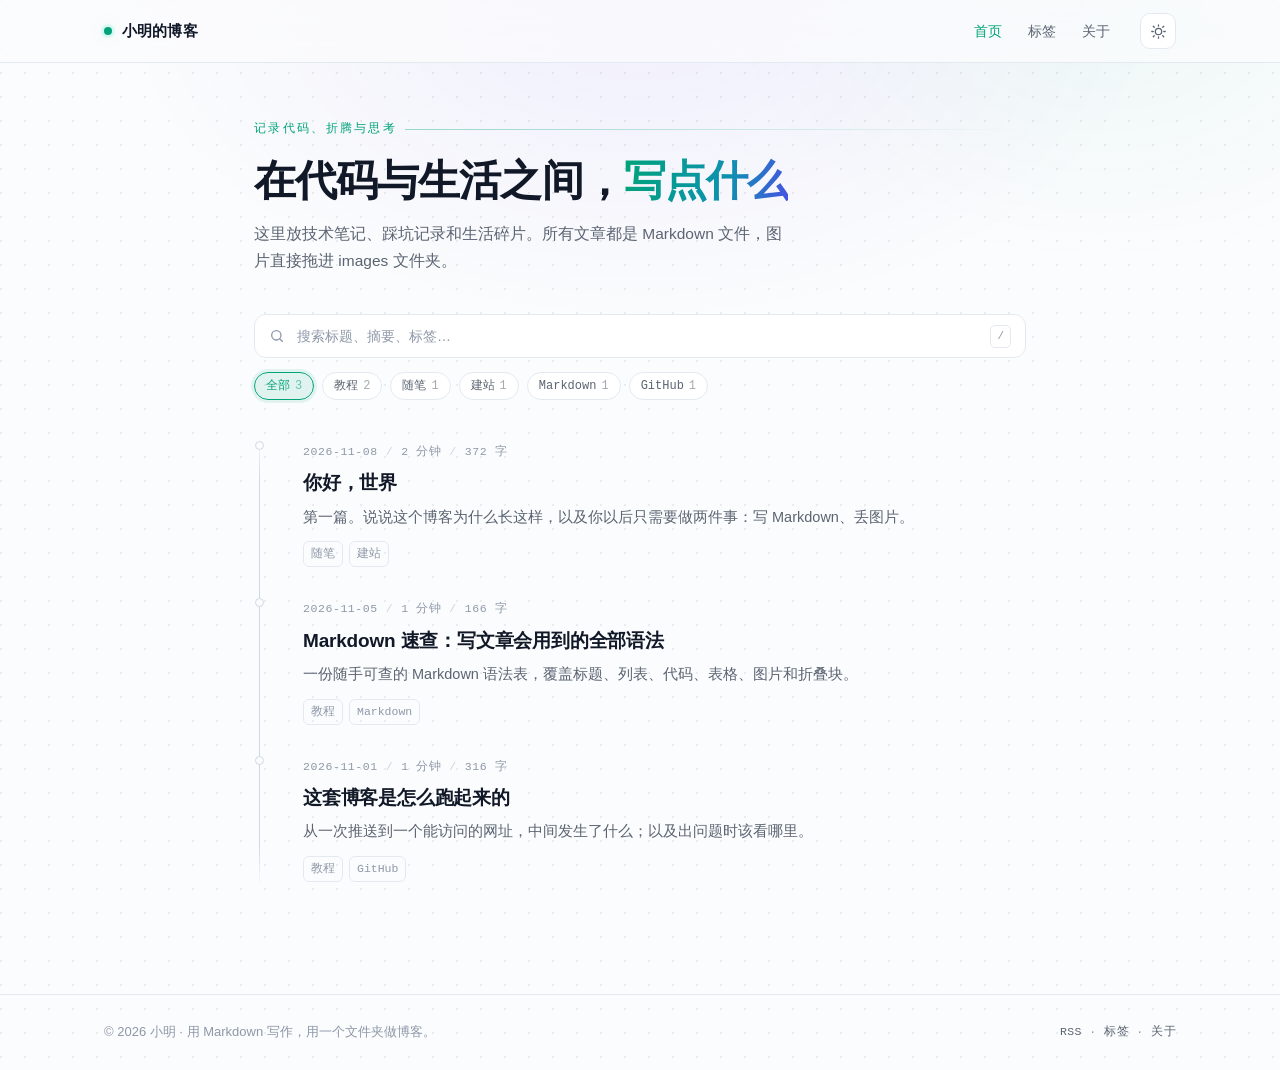
<file: index.html>
<!doctype html>
<html lang="zh-CN">
<head>
  <meta charset="utf-8">
  <meta name="viewport" content="width=device-width, initial-scale=1, viewport-fit=cover">
  <title>小明的博客</title>
  <meta name="description" content="小明的个人博客：技术笔记、折腾记录和一些不成熟的想法。">
  <meta name="theme-color" content="#08090c">
  <link rel="icon" href="data:image/svg+xml,%3Csvg xmlns='http://www.w3.org/2000/svg' viewBox='0 0 100 100'%3E%3Ccircle cx='50' cy='50' r='40' fill='%2300e6a8'/%3E%3C/svg%3E">
  <link rel="alternate" type="application/rss+xml" title="RSS" href="./feed.xml">
  <link rel="stylesheet" href="./assets/css/style.css?v=20261110">
  <script>
    (function () {
      try {
        var u = new URLSearchParams(location.search).get('theme');
        if (u === 'light' || u === 'dark') { localStorage.setItem('xiaoming-blog-theme', u); }
        var t = localStorage.getItem('xiaoming-blog-theme');
        if (t !== 'dark' && t !== 'light') {
          t = window.matchMedia('(prefers-color-scheme: light)').matches ? 'light' : 'dark';
        }
        document.documentElement.setAttribute('data-theme', t);
      } catch (e) {}
    })();
  </script>
</head>
<body>
  <header class="site-header">
    <div class="nav-inner">
      <a class="brand" href="./index.html"><span class="brand-dot"></span><span class="brand-name">小明的博客</span></a>
      <nav class="nav-links" id="nav-links">
        <a href="./index.html">首页</a>
        <a href="./tags.html">标签</a>
        <a href="./about.html">关于</a>
      </nav>
      <button class="icon-btn" id="theme-toggle" type="button" aria-label="切换深浅色" title="切换深浅色">
        <svg class="icon-moon" viewBox="0 0 24 24" fill="none" stroke="currentColor" stroke-width="1.8" stroke-linecap="round" stroke-linejoin="round"><path d="M21 12.8A9 9 0 1 1 11.2 3a7 7 0 0 0 9.8 9.8z"/></svg>
        <svg class="icon-sun" viewBox="0 0 24 24" fill="none" stroke="currentColor" stroke-width="1.8" stroke-linecap="round" stroke-linejoin="round"><circle cx="12" cy="12" r="4.5"/><path d="M12 2.5v2M12 19.5v2M4.6 4.6 6 6M18 18l1.4 1.4M2.5 12h2M19.5 12h2M4.6 19.4 6 18M18 6l1.4-1.4"/></svg>
      </button>
    </div>
  </header>

  <main class="page">
    <section class="hero fade-in">
      <div class="hero-eyebrow" id="hero-eyebrow">记录代码、折腾与思考</div>
      <h1 id="hero-title">在代码与生活之间，<span class="hl">写点什么</span></h1>
      <p id="hero-text">这里放技术笔记、踩坑记录和生活碎片。</p>
    </section>

    <div class="toolbar">
      <label class="search-box" for="q">
        <svg viewBox="0 0 24 24" fill="none" stroke="currentColor" stroke-width="2" stroke-linecap="round"><circle cx="11" cy="11" r="7"/><path d="m20 20-3.6-3.6"/></svg>
        <input id="q" type="search" placeholder="搜索标题、摘要、标签…" autocomplete="off" spellcheck="false">
        <kbd class="kbd">/</kbd>
      </label>
      <div class="tag-row" id="tag-row"></div>
    </div>

    <div class="timeline" id="timeline"></div>
    <div id="list-state"></div>
  </main>

  <footer class="site-footer">
    <div class="footer-inner">
      <span id="footer-text">© 2026 小明 · 保留所有想法</span>
      <span class="footer-meta"><a href="./feed.xml">RSS</a> · <a href="./tags.html">标签</a> · <a href="./about.html">关于</a></span>
    </div>
  </footer>

  <script src="./assets/js/common.js"></script>
  <script src="./assets/js/index.js"></script>
</body>
</html>
</file>
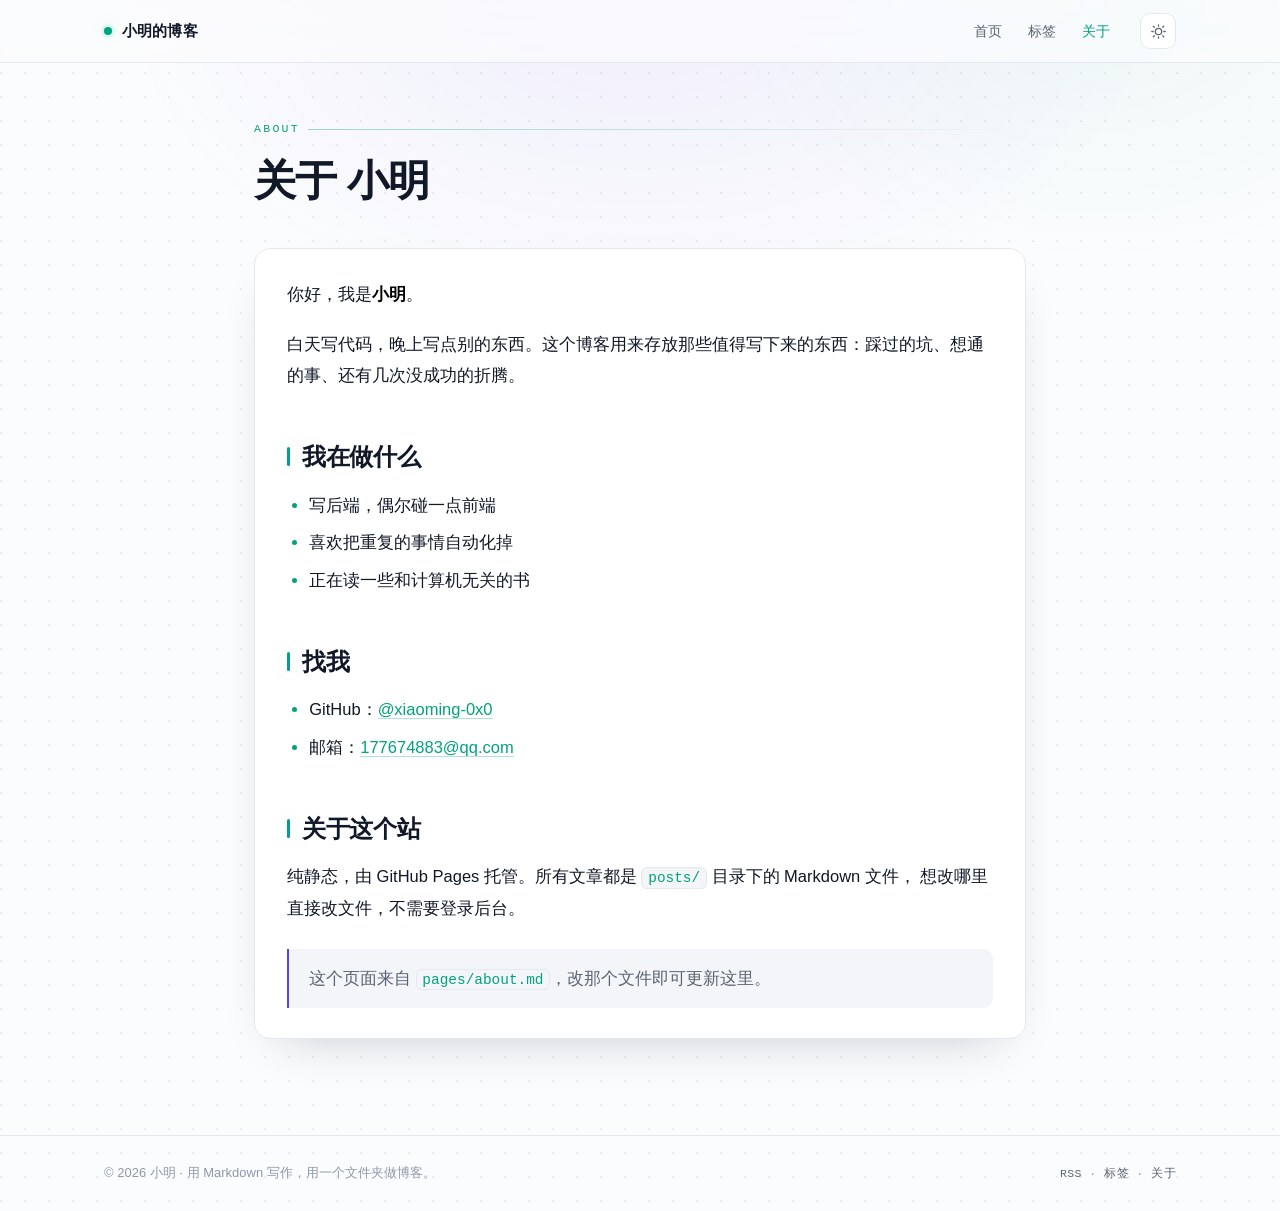
<file: about.html>
<!doctype html>
<html lang="zh-CN">
<head>
  <meta charset="utf-8">
  <meta name="viewport" content="width=device-width, initial-scale=1, viewport-fit=cover">
  <title>关于 · 小明的博客</title>
  <meta name="description" content="关于我">
  <meta name="theme-color" content="#08090c">
  <link rel="icon" href="data:image/svg+xml,%3Csvg xmlns='http://www.w3.org/2000/svg' viewBox='0 0 100 100'%3E%3Ccircle cx='50' cy='50' r='40' fill='%2300e6a8'/%3E%3C/svg%3E">
  <link rel="stylesheet" href="./assets/css/style.css?v=20261110">
  <script>
    (function () {
      try {
        var u = new URLSearchParams(location.search).get('theme');
        if (u === 'light' || u === 'dark') { localStorage.setItem('xiaoming-blog-theme', u); }
        var t = localStorage.getItem('xiaoming-blog-theme');
        if (t !== 'dark' && t !== 'light') {
          t = window.matchMedia('(prefers-color-scheme: light)').matches ? 'light' : 'dark';
        }
        document.documentElement.setAttribute('data-theme', t);
      } catch (e) {}
    })();
  </script>
</head>
<body>
  <header class="site-header">
    <div class="nav-inner">
      <a class="brand" href="./index.html"><span class="brand-dot"></span><span class="brand-name">小明的博客</span></a>
      <nav class="nav-links" id="nav-links">
        <a href="./index.html">首页</a>
        <a href="./tags.html">标签</a>
        <a href="./about.html" class="is-active">关于</a>
      </nav>
      <button class="icon-btn" id="theme-toggle" type="button" aria-label="切换深浅色" title="切换深浅色">
        <svg class="icon-moon" viewBox="0 0 24 24" fill="none" stroke="currentColor" stroke-width="1.8" stroke-linecap="round" stroke-linejoin="round"><path d="M21 12.8A9 9 0 1 1 11.2 3a7 7 0 0 0 9.8 9.8z"/></svg>
        <svg class="icon-sun" viewBox="0 0 24 24" fill="none" stroke="currentColor" stroke-width="1.8" stroke-linecap="round" stroke-linejoin="round"><circle cx="12" cy="12" r="4.5"/><path d="M12 2.5v2M12 19.5v2M4.6 4.6 6 6M18 18l1.4 1.4M2.5 12h2M19.5 12h2M4.6 19.4 6 18M18 6l1.4-1.4"/></svg>
      </button>
    </div>
  </header>

  <main class="page">
    <section class="hero fade-in">
      <div class="hero-eyebrow">About</div>
      <h1>关于</h1>
    </section>
    <div class="about-card fade-in">
      <div class="prose" id="about-body">
        <p style="color:var(--text-mute)">加载中…</p>
      </div>
    </div>
  </main>

  <footer class="site-footer">
    <div class="footer-inner">
      <span id="footer-text">© 2026 小明 · 保留所有想法</span>
      <span class="footer-meta"><a href="./feed.xml">RSS</a> · <a href="./tags.html">标签</a> · <a href="./about.html">关于</a></span>
    </div>
  </footer>

  <script src="./assets/vendor/marked.min.js"></script>
  <script src="./assets/js/common.js"></script>
  <script src="./assets/js/about.js"></script>
</body>
</html>
</file>
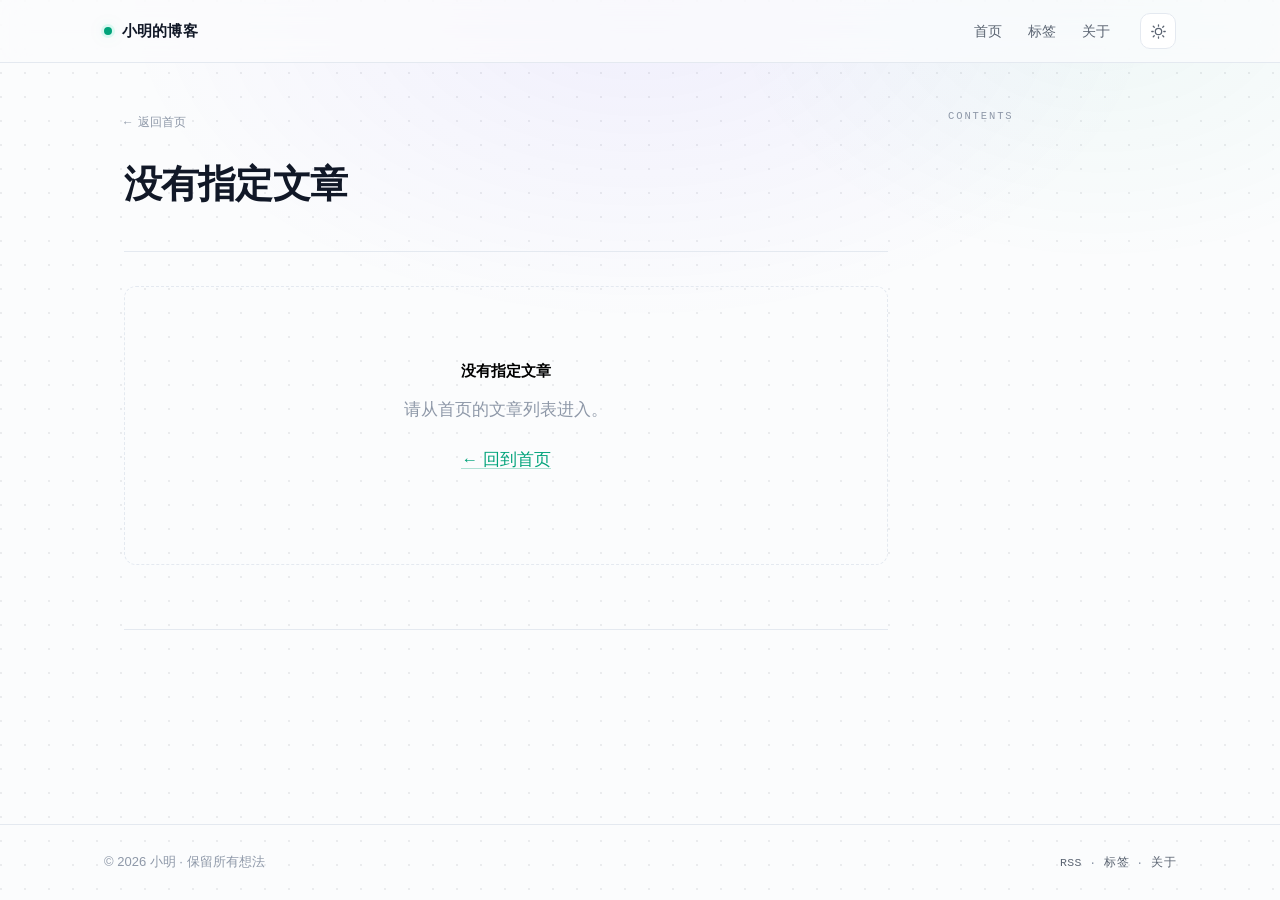
<file: post.html>
<!doctype html>
<html lang="zh-CN">
<head>
  <meta charset="utf-8">
  <meta name="viewport" content="width=device-width, initial-scale=1, viewport-fit=cover">
  <title>文章 · 小明的博客</title>
  <meta name="description" content="">
  <meta name="theme-color" content="#08090c">
  <link rel="icon" href="data:image/svg+xml,%3Csvg xmlns='http://www.w3.org/2000/svg' viewBox='0 0 100 100'%3E%3Ccircle cx='50' cy='50' r='40' fill='%2300e6a8'/%3E%3C/svg%3E">
  <link rel="alternate" type="application/rss+xml" title="RSS" href="./feed.xml">
  <link rel="stylesheet" href="./assets/css/style.css?v=20261110">
  <script>
    (function () {
      try {
        var u = new URLSearchParams(location.search).get('theme');
        if (u === 'light' || u === 'dark') { localStorage.setItem('xiaoming-blog-theme', u); }
        var t = localStorage.getItem('xiaoming-blog-theme');
        if (t !== 'dark' && t !== 'light') {
          t = window.matchMedia('(prefers-color-scheme: light)').matches ? 'light' : 'dark';
        }
        document.documentElement.setAttribute('data-theme', t);
      } catch (e) {}
    })();
  </script>
</head>
<body>
  <div class="progress" id="progress"></div>
  <header class="site-header">
    <div class="nav-inner">
      <a class="brand" href="./index.html"><span class="brand-dot"></span><span class="brand-name">小明的博客</span></a>
      <nav class="nav-links" id="nav-links">
        <a href="./index.html">首页</a>
        <a href="./tags.html">标签</a>
        <a href="./about.html">关于</a>
      </nav>
      <button class="icon-btn" id="theme-toggle" type="button" aria-label="切换深浅色" title="切换深浅色">
        <svg class="icon-moon" viewBox="0 0 24 24" fill="none" stroke="currentColor" stroke-width="1.8" stroke-linecap="round" stroke-linejoin="round"><path d="M21 12.8A9 9 0 1 1 11.2 3a7 7 0 0 0 9.8 9.8z"/></svg>
        <svg class="icon-sun" viewBox="0 0 24 24" fill="none" stroke="currentColor" stroke-width="1.8" stroke-linecap="round" stroke-linejoin="round"><circle cx="12" cy="12" r="4.5"/><path d="M12 2.5v2M12 19.5v2M4.6 4.6 6 6M18 18l1.4 1.4M2.5 12h2M19.5 12h2M4.6 19.4 6 18M18 6l1.4-1.4"/></svg>
      </button>
    </div>
  </header>

  <main class="post-layout">
    <article class="post-main fade-in">
      <a class="back-link" href="./index.html">← 返回首页</a>
      <header class="post-head">
        <h1 id="post-title">加载中…</h1>
        <div class="post-meta" id="post-meta"></div>
      </header>
      <div class="prose" id="post-body"></div>
      <nav class="post-nav" id="post-nav"></nav>
    </article>
    <aside class="post-aside">
      <div class="toc-title">Contents</div>
      <ul class="toc-list" id="toc"></ul>
    </aside>
  </main>

  <footer class="site-footer">
    <div class="footer-inner">
      <span id="footer-text">© 2026 小明 · 保留所有想法</span>
      <span class="footer-meta"><a href="./feed.xml">RSS</a> · <a href="./tags.html">标签</a> · <a href="./about.html">关于</a></span>
    </div>
  </footer>

  <script src="./assets/vendor/marked.min.js"></script>
  <script src="./assets/vendor/highlight.min.js"></script>
  <script src="./assets/js/common.js"></script>
  <script src="./assets/js/post.js"></script>
</body>
</html>
</file>
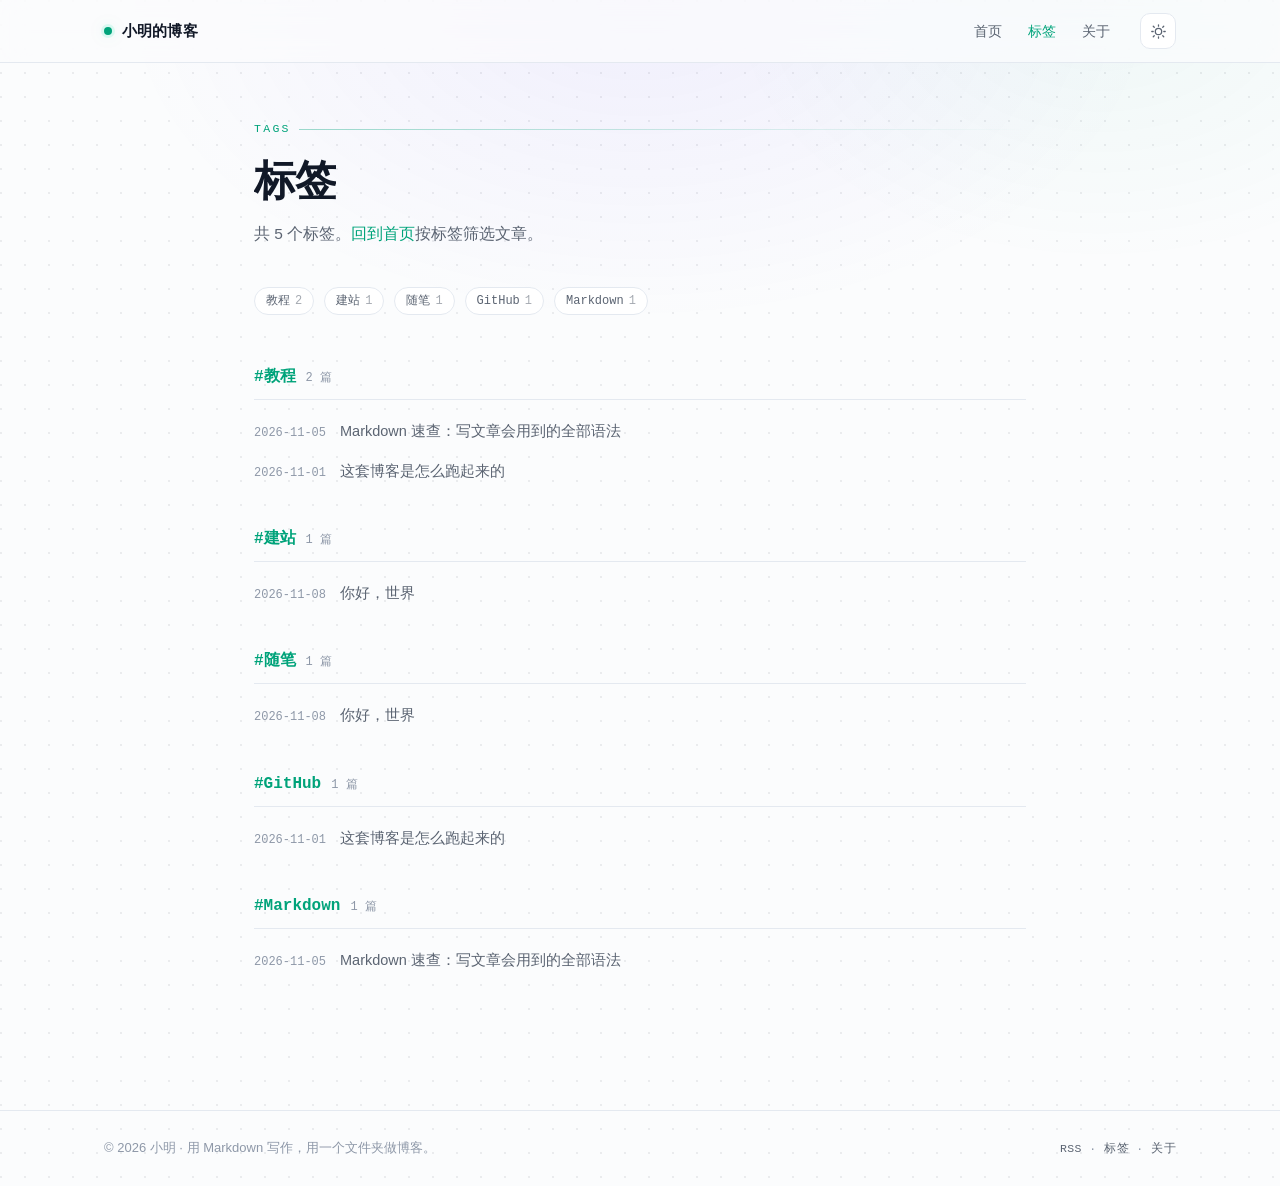
<file: tags.html>
<!doctype html>
<html lang="zh-CN">
<head>
  <meta charset="utf-8">
  <meta name="viewport" content="width=device-width, initial-scale=1, viewport-fit=cover">
  <title>标签 · 小明的博客</title>
  <meta name="description" content="按标签浏览全部文章">
  <meta name="theme-color" content="#08090c">
  <link rel="icon" href="data:image/svg+xml,%3Csvg xmlns='http://www.w3.org/2000/svg' viewBox='0 0 100 100'%3E%3Ccircle cx='50' cy='50' r='40' fill='%2300e6a8'/%3E%3C/svg%3E">
  <link rel="stylesheet" href="./assets/css/style.css?v=20261110">
  <script>
    (function () {
      try {
        var u = new URLSearchParams(location.search).get('theme');
        if (u === 'light' || u === 'dark') { localStorage.setItem('xiaoming-blog-theme', u); }
        var t = localStorage.getItem('xiaoming-blog-theme');
        if (t !== 'dark' && t !== 'light') {
          t = window.matchMedia('(prefers-color-scheme: light)').matches ? 'light' : 'dark';
        }
        document.documentElement.setAttribute('data-theme', t);
      } catch (e) {}
    })();
  </script>
</head>
<body>
  <header class="site-header">
    <div class="nav-inner">
      <a class="brand" href="./index.html"><span class="brand-dot"></span><span class="brand-name">小明的博客</span></a>
      <nav class="nav-links" id="nav-links">
        <a href="./index.html">首页</a>
        <a href="./tags.html" class="is-active">标签</a>
        <a href="./about.html">关于</a>
      </nav>
      <button class="icon-btn" id="theme-toggle" type="button" aria-label="切换深浅色" title="切换深浅色">
        <svg class="icon-moon" viewBox="0 0 24 24" fill="none" stroke="currentColor" stroke-width="1.8" stroke-linecap="round" stroke-linejoin="round"><path d="M21 12.8A9 9 0 1 1 11.2 3a7 7 0 0 0 9.8 9.8z"/></svg>
        <svg class="icon-sun" viewBox="0 0 24 24" fill="none" stroke="currentColor" stroke-width="1.8" stroke-linecap="round" stroke-linejoin="round"><circle cx="12" cy="12" r="4.5"/><path d="M12 2.5v2M12 19.5v2M4.6 4.6 6 6M18 18l1.4 1.4M2.5 12h2M19.5 12h2M4.6 19.4 6 18M18 6l1.4-1.4"/></svg>
      </button>
    </div>
  </header>

  <main class="page">
    <section class="hero fade-in">
      <div class="hero-eyebrow">Tags</div>
      <h1>标签</h1>
      <p>共 <span id="tag-count">0</span> 个标签。<a href="./index.html">回到首页</a>按标签筛选文章。</p>
    </section>
    <div class="tag-cloud" id="tag-cloud"></div>
    <div id="tag-groups"></div>
  </main>

  <footer class="site-footer">
    <div class="footer-inner">
      <span id="footer-text">© 2026 小明 · 保留所有想法</span>
      <span class="footer-meta"><a href="./feed.xml">RSS</a> · <a href="./tags.html">标签</a> · <a href="./about.html">关于</a></span>
    </div>
  </footer>

  <script src="./assets/js/common.js"></script>
  <script src="./assets/js/tags.js"></script>
</body>
</html>
</file>
<file: assets/css/style.css>
/* ==========================================================================
   小明的博客 · 暗黑科技主题
   只改配色请从「设计变量」一节开始
   ========================================================================== */

/* ---------- 设计变量 ---------- */
:root {
  --bg: #08090c;
  --bg-elev: #0d0f14;
  --bg-soft: #11141b;
  --line: #1c212d;
  --line-strong: #2b3342;
  --text: #e7eaf1;
  --text-dim: #8b93a6;
  --text-mute: #585f70;
  --accent: #00e6a8;
  --accent-2: #7c5cff;
  --accent-3: #22d3ee;
  --accent-soft: rgba(0, 230, 168, .1);
  --header-bg: rgba(8, 9, 12, .74);
  --code-bg: #0b0d12;
  --dot: rgba(255, 255, 255, .055);
  --glow: 0 0 22px rgba(0, 230, 168, .3);
  --shadow: 0 20px 50px -24px rgba(0, 0, 0, .95);
  --mono: ui-monospace, "SF Mono", "JetBrains Mono", "Fira Code", "Cascadia Code", Consolas, "Liberation Mono", monospace;
  --sans: -apple-system, BlinkMacSystemFont, "Segoe UI", "PingFang SC", "Hiragino Sans GB", "Noto Sans SC", "Microsoft YaHei", sans-serif;
  --radius: 12px;
  --maxw: 820px;
  color-scheme: dark;
}

[data-theme="light"] {
  --bg: #fbfcfd;
  --bg-elev: #ffffff;
  --bg-soft: #f3f5f9;
  --line: #e4e9f0;
  --line-strong: #cfd7e3;
  --text: #111827;
  --text-dim: #5b6472;
  --text-mute: #8e98a8;
  --accent: #00a37a;
  --accent-2: #5b3df5;
  --accent-3: #0e91b0;
  --accent-soft: rgba(0, 163, 122, .1);
  --header-bg: rgba(251, 252, 253, .78);
  --code-bg: #f7f9fc;
  --dot: rgba(17, 24, 39, .07);
  --glow: 0 0 18px rgba(0, 163, 122, .18);
  --shadow: 0 20px 50px -28px rgba(15, 23, 42, .28);
  color-scheme: light;
}

/* ---------- 基础 ---------- */
*, *::before, *::after { box-sizing: border-box; }

html { -webkit-text-size-adjust: 100%; scroll-behavior: smooth; scroll-padding-top: 90px; }

body {
  margin: 0;
  min-height: 100vh;
  display: flex;
  flex-direction: column;
  font-family: var(--sans);
  font-size: 16px;
  line-height: 1.75;
  color: var(--text);
  background-color: var(--bg);
  background-image: radial-gradient(circle at 1px 1px, var(--dot) 1px, transparent 0);
  background-size: 24px 24px;
  -webkit-font-smoothing: antialiased;
  text-rendering: optimizeLegibility;
  transition: background-color .3s, color .3s;
}

body::before {
  content: "";
  position: fixed;
  inset: 0 0 auto 0;
  height: 460px;
  pointer-events: none;
  z-index: 0;
  background:
    radial-gradient(58% 100% at 50% 0%, rgba(124, 92, 255, .16), transparent 72%),
    radial-gradient(42% 82% at 86% 0%, rgba(0, 230, 168, .1), transparent 72%);
}

[data-theme="light"] body::before {
  background:
    radial-gradient(58% 100% at 50% 0%, rgba(91, 61, 245, .07), transparent 70%),
    radial-gradient(42% 82% at 86% 0%, rgba(0, 163, 122, .05), transparent 70%);
}

a { color: var(--accent); text-decoration: none; }
img { max-width: 100%; }
::selection { background: rgba(0, 230, 168, .28); color: #fff; }
[data-theme="light"] ::selection { background: rgba(0, 163, 122, .2); color: #111827; }

:focus-visible { outline: 2px solid var(--accent); outline-offset: 3px; border-radius: 4px; }

/* 滚动条 */
::-webkit-scrollbar { width: 10px; height: 10px; }
::-webkit-scrollbar-track { background: transparent; }
::-webkit-scrollbar-thumb { background: var(--line-strong); border-radius: 99px; border: 2px solid var(--bg); }
::-webkit-scrollbar-thumb:hover { background: var(--text-mute); }

/* ---------- 顶部导航 ---------- */
.site-header {
  position: sticky;
  top: 0;
  z-index: 50;
  background: var(--header-bg);
  border-bottom: 1px solid var(--line);
  backdrop-filter: saturate(180%) blur(14px);
  -webkit-backdrop-filter: saturate(180%) blur(14px);
}

.nav-inner {
  max-width: 1120px;
  margin: 0 auto;
  padding: 0 24px;
  height: 62px;
  display: flex;
  align-items: center;
  gap: 18px;
}

.brand {
  display: flex;
  align-items: center;
  gap: 10px;
  color: var(--text);
  font-weight: 700;
  font-size: 15px;
  letter-spacing: .01em;
  white-space: nowrap;
}
.brand-dot {
  width: 8px; height: 8px; border-radius: 50%;
  background: var(--accent);
  box-shadow: 0 0 0 3px rgba(0, 230, 168, .12), var(--glow);
  animation: pulse 2.8s ease-in-out infinite;
  flex: none;
}
@keyframes pulse { 50% { opacity: .4; } }

.nav-links { display: flex; gap: 2px; margin-left: auto; }
.nav-links a {
  font-size: 14px;
  color: var(--text-dim);
  padding: 7px 12px;
  border-radius: 8px;
  transition: color .18s, background .18s;
}
.nav-links a:hover { color: var(--text); background: var(--bg-soft); }
.nav-links a.is-active { color: var(--accent); }

.icon-btn {
  flex: none;
  width: 36px; height: 36px;
  display: grid; place-items: center;
  border-radius: 10px;
  border: 1px solid var(--line);
  background: var(--bg-elev);
  color: var(--text-dim);
  cursor: pointer;
  transition: .2s;
}
.icon-btn:hover { color: var(--accent); border-color: var(--accent); box-shadow: 0 0 0 3px var(--accent-soft); }
.icon-btn svg { width: 17px; height: 17px; }
[data-theme="dark"] .icon-sun { display: none; }
[data-theme="light"] .icon-moon { display: none; }

/* ---------- 阅读进度 ---------- */
.progress {
  position: fixed;
  top: 0; left: 0;
  height: 2px;
  width: 0;
  z-index: 60;
  background: linear-gradient(90deg, var(--accent), var(--accent-3));
  box-shadow: 0 0 12px var(--accent);
  transition: width .08s linear;
}

/* ---------- 通用页面容器 ---------- */
.page {
  position: relative;
  z-index: 1;
  flex: 1;
  width: 100%;
  max-width: var(--maxw);
  margin: 0 auto;
  padding: 56px 24px 96px;
}

.fade-in { animation: fadeUp .5s cubic-bezier(.2, .7, .3, 1) both; }
@keyframes fadeUp { from { opacity: 0; transform: translateY(10px); } to { opacity: 1; transform: none; } }

/* ---------- 首页 hero ---------- */
.hero { margin-bottom: 40px; }
.hero-eyebrow {
  font-family: var(--mono);
  font-size: 11.5px;
  letter-spacing: .2em;
  text-transform: uppercase;
  color: var(--accent);
  display: flex;
  align-items: center;
  gap: 8px;
}
.hero-eyebrow::after {
  content: "";
  flex: 1;
  height: 1px;
  background: linear-gradient(90deg, currentColor, transparent);
  opacity: .38;
}
.hero h1 {
  font-size: clamp(30px, 5.2vw, 42px);
  line-height: 1.26;
  letter-spacing: -.022em;
  margin: 16px 0 12px;
  font-weight: 750;
  text-wrap: balance;
  /* 宽度贴合文字，逐字揭示的步长才对得齐 */
  width: fit-content;
  max-width: 100%;
}
.hero h1 .hl {
  background-image: linear-gradient(100deg,
    var(--accent) 0%,
    var(--accent-3) 32%,
    var(--accent-2) 58%,
    var(--accent-3) 82%,
    var(--accent) 100%);
  background-size: 200% 100%;
  background-position: 0% 50%;
  -webkit-background-clip: text;
  background-clip: text;
  color: transparent;
  animation: gradientFlow 9s linear infinite;
}

/* 渐变沿着文字缓慢流动：位移刚好一个图片宽度，首尾同色，所以是无缝循环 */
@keyframes gradientFlow {
  from { background-position: 0% 50%; }
  to   { background-position: 200% 50%; }
}

/* 标题从左往右扫出，配一条跟随的亮边。
   直接挂在 h1 上，页面首绘就开始，不依赖 JS，也不会有二次闪烁。 */
.hero h1 {
  /* 羽化遮罩从左往右拉开：边缘是一条 12% 宽的柔光带，不是硬切线 */
  -webkit-mask-image: linear-gradient(90deg, #000 0 43%, transparent 55%, transparent 100%);
  mask-image: linear-gradient(90deg, #000 0 43%, transparent 55%, transparent 100%);
  -webkit-mask-size: 260% 100%;
  mask-size: 260% 100%;
  -webkit-mask-repeat: no-repeat;
  mask-repeat: no-repeat;
  will-change: mask-position, transform;
  animation: titleReveal 2.4s linear .12s both;
}

/* 匀速度前进，只有极轻微的上浮，单一的位移让整个动作没有突变 */
@keyframes titleReveal {
  from {
    -webkit-mask-position: 104% 0;
    mask-position: 104% 0;
    transform: translateY(4px);
  }
  to {
    -webkit-mask-position: 0% 0;
    mask-position: 0% 0;
    transform: none;
  }
}

/* 顶部环境光缓慢呼吸，让整块背景活起来 */
body::before {
  animation: auraDrift 28s ease-in-out infinite alternate;
}
@keyframes auraDrift {
  from { transform: translate3d(0, 0, 0) scale(1); }
  to   { transform: translate3d(0, -20px, 0) scale(1.07); }
}

.hero p { margin: 0; max-width: 62ch; color: var(--text-dim); font-size: 15.5px; }

/* ---------- 工具条 ---------- */
.toolbar { display: flex; flex-direction: column; gap: 14px; margin-bottom: 26px; }

.search-box {
  display: flex;
  align-items: center;
  gap: 10px;
  height: 44px;
  padding: 0 14px;
  border: 1px solid var(--line);
  border-radius: var(--radius);
  background: var(--bg-elev);
  transition: border-color .2s, box-shadow .2s;
}
.search-box:focus-within { border-color: var(--accent); box-shadow: 0 0 0 3px var(--accent-soft); }
.search-box svg { width: 16px; height: 16px; color: var(--text-mute); flex: none; }
.search-box input {
  flex: 1;
  min-width: 0;
  border: 0;
  outline: 0;
  background: transparent;
  color: var(--text);
  font: inherit;
  font-size: 14px;
}
.search-box input::placeholder { color: var(--text-mute); }
.search-box .kbd {
  font-family: var(--mono);
  font-size: 11px;
  color: var(--text-mute);
  border: 1px solid var(--line);
  border-radius: 5px;
  padding: 1px 6px;
  flex: none;
}

.tag-row { display: flex; flex-wrap: wrap; gap: 8px; }

.chip {
  font-family: var(--mono);
  font-size: 12px;
  line-height: 1;
  padding: 7px 11px;
  border-radius: 99px;
  border: 1px solid var(--line);
  background: var(--bg-elev);
  color: var(--text-dim);
  cursor: pointer;
  transition: .18s;
  white-space: nowrap;
}
.chip:hover { color: var(--text); border-color: var(--line-strong); }
.chip.is-active {
  color: var(--accent);
  border-color: var(--accent);
  background: var(--accent-soft);
  box-shadow: 0 0 0 3px var(--accent-soft);
}
.chip .n { opacity: .55; margin-left: 5px; }

/* ---------- 时间线 ---------- */
.timeline { position: relative; }
.timeline::before {
  content: "";
  position: absolute;
  left: 5px;
  top: 10px;
  bottom: 10px;
  width: 1px;
  background: linear-gradient(180deg, transparent, var(--line-strong) 10%, var(--line-strong) 90%, transparent);
}

.tl-item { position: relative; padding-left: 32px; }
.tl-item::before {
  content: "";
  position: absolute;
  left: 1px;
  top: 15px;
  width: 9px;
  height: 9px;
  border-radius: 50%;
  background: var(--bg);
  border: 1px solid var(--line-strong);
  transition: .25s;
}
.tl-item:hover::before { border-color: var(--accent); background: var(--accent); box-shadow: 0 0 14px var(--accent); }

.tl-card {
  display: block;
  color: inherit;
  padding: 15px 16px;
  border-radius: var(--radius);
  border: 1px solid transparent;
  transition: background .22s, border-color .22s, transform .22s;
}
.tl-card:hover { background: var(--bg-elev); border-color: var(--line); transform: translateX(2px); }

.tl-date {
  font-family: var(--mono);
  font-size: 11.5px;
  letter-spacing: .05em;
  color: var(--text-mute);
  display: flex;
  align-items: center;
  gap: 8px;
  flex-wrap: wrap;
}
.tl-date .sep { opacity: .4; }
.tl-title {
  margin: 7px 0 0;
  font-size: 19px;
  font-weight: 650;
  line-height: 1.45;
  letter-spacing: -.01em;
  transition: color .2s;
}
.tl-card:hover .tl-title { color: var(--accent); }
.tl-summary {
  margin: 8px 0 0;
  font-size: 14.5px;
  color: var(--text-dim);
  display: -webkit-box;
  -webkit-line-clamp: 2;
  -webkit-box-orient: vertical;
  overflow: hidden;
}
.tl-tags { display: flex; flex-wrap: wrap; gap: 6px; margin-top: 11px; }
.tl-tags span {
  font-family: var(--mono);
  font-size: 11.5px;
  color: var(--text-mute);
  border: 1px solid var(--line);
  border-radius: 6px;
  padding: 2px 7px;
  transition: .18s;
}
.tl-card:hover .tl-tags span { color: var(--text-dim); border-color: var(--line-strong); }

/* ---------- 空状态 ---------- */
.empty {
  text-align: center;
  padding: 70px 20px;
  color: var(--text-mute);
  border: 1px dashed var(--line);
  border-radius: var(--radius);
}
.empty strong { display: block; color: var(--text-dim); margin-bottom: 8px; font-size: 15px; }
.empty code {
  font-family: var(--mono);
  font-size: 13px;
  background: var(--bg-soft);
  border: 1px solid var(--line);
  border-radius: 6px;
  padding: 2px 7px;
  color: var(--accent);
}

/* ---------- 页脚 ---------- */
.site-footer {
  position: relative;
  z-index: 1;
  border-top: 1px solid var(--line);
  margin-top: auto;
}
.footer-inner {
  max-width: 1120px;
  margin: 0 auto;
  padding: 26px 24px;
  display: flex;
  flex-wrap: wrap;
  gap: 12px;
  align-items: center;
  justify-content: space-between;
  font-size: 13px;
  color: var(--text-mute);
}
.footer-inner a { color: var(--text-dim); }
.footer-inner a:hover { color: var(--accent); }
.footer-meta { font-family: var(--mono); font-size: 11.5px; letter-spacing: .04em; }

/* ---------- 文章页 ---------- */
.post-layout {
  position: relative;
  z-index: 1;
  flex: 1;
  width: 100%;
  max-width: 1080px;
  margin: 0 auto;
  padding: 44px 24px 120px;
  display: grid;
  grid-template-columns: minmax(0, 1fr) 208px;
  gap: 60px;
  align-items: start;
}

.post-main { min-width: 0; }

.back-link {
  display: inline-flex;
  align-items: center;
  gap: 6px;
  font-family: var(--mono);
  font-size: 12px;
  color: var(--text-mute);
  margin-bottom: 26px;
  transition: color .2s;
}
.back-link:hover { color: var(--accent); }

.post-head { margin-bottom: 34px; padding-bottom: 26px; border-bottom: 1px solid var(--line); }
.post-head h1 {
  margin: 0 0 16px;
  font-size: clamp(27px, 4.4vw, 38px);
  line-height: 1.3;
  letter-spacing: -.022em;
  font-weight: 750;
  text-wrap: balance;
}
.post-meta {
  display: flex;
  flex-wrap: wrap;
  align-items: center;
  gap: 10px;
  font-family: var(--mono);
  font-size: 12px;
  color: var(--text-mute);
}
.post-meta .dot { width: 3px; height: 3px; border-radius: 50%; background: var(--text-mute); }
.post-meta .tag {
  color: var(--accent);
  border: 1px solid rgba(0, 230, 168, .28);
  border-radius: 6px;
  padding: 2px 8px;
  transition: .18s;
}
.post-meta .tag:hover { background: var(--accent-soft); }

/* ---------- 正文排版 ---------- */
.prose { font-size: 16.5px; line-height: 1.92; color: var(--text); }
.prose > *:first-child { margin-top: 0 !important; }
.prose > *:last-child { margin-bottom: 0; }

.prose h2, .prose h3, .prose h4 { line-height: 1.4; letter-spacing: -.012em; scroll-margin-top: 92px; }
.prose h2 {
  position: relative;
  font-size: 24px;
  margin: 48px 0 16px;
  padding-left: 15px;
  font-weight: 700;
}
.prose h2::before {
  content: "";
  position: absolute;
  left: 0;
  top: .3em;
  bottom: .3em;
  width: 3px;
  border-radius: 2px;
  background: linear-gradient(180deg, var(--accent), var(--accent-3));
  box-shadow: var(--glow);
}
.prose h3 { font-size: 19px; margin: 34px 0 12px; font-weight: 650; }
.prose h4 { font-size: 16.5px; margin: 26px 0 10px; color: var(--text-dim); font-weight: 650; }

.prose p { margin: 0 0 18px; }
.prose strong { color: var(--text); font-weight: 700; }
[data-theme="light"] .prose strong { color: #000; }

.prose a {
  color: var(--accent);
  border-bottom: 1px solid rgba(0, 230, 168, .32);
  transition: border-color .18s, background .18s;
}
.prose a:hover { border-bottom-color: var(--accent); background: var(--accent-soft); }
[data-theme="light"] .prose a { border-bottom-color: rgba(0, 163, 122, .3); }

.prose ul, .prose ol { margin: 0 0 18px; padding-left: 1.35em; }
.prose li { margin: 6px 0; }
.prose li::marker { color: var(--accent); }

.prose blockquote {
  margin: 24px 0;
  padding: 14px 20px;
  border-left: 2px solid var(--accent-2);
  border-radius: 0 10px 10px 0;
  background: var(--bg-soft);
  color: var(--text-dim);
}
.prose blockquote p:last-child { margin-bottom: 0; }

.prose hr {
  border: 0;
  height: 1px;
  margin: 40px 0;
  background: linear-gradient(90deg, transparent, var(--line-strong), transparent);
}

.prose img {
  display: block;
  max-width: 100%;
  margin: 26px auto;
  border-radius: var(--radius);
  border: 1px solid var(--line);
  box-shadow: var(--shadow);
}

.prose table {
  width: 100%;
  margin: 22px 0;
  border-collapse: collapse;
  font-size: 14.5px;
  display: block;
  overflow-x: auto;
}
.prose th, .prose td {
  border: 1px solid var(--line);
  padding: 9px 13px;
  text-align: left;
  vertical-align: top;
}
.prose th { background: var(--bg-soft); font-weight: 650; }
.prose tbody tr:hover { background: var(--bg-soft); }

/* 代码 */
.prose code {
  font-family: var(--mono);
  font-size: .875em;
  background: var(--bg-soft);
  border: 1px solid var(--line);
  border-radius: 6px;
  padding: .12em .4em;
  color: var(--accent);
  word-break: break-word;
}
.prose pre {
  margin: 22px 0;
  padding: 16px 18px;
  border: 1px solid var(--line);
  border-radius: var(--radius);
  background: var(--code-bg);
  overflow-x: auto;
  font-family: var(--mono);
  font-size: 13.5px;
  line-height: 1.72;
  position: relative;
}
.prose pre code {
  background: none;
  border: 0;
  padding: 0;
  color: inherit;
  font-size: inherit;
  word-break: normal;
}

/* 语法高亮（不依赖外部主题） */
.hljs-comment, .hljs-quote { color: #5d6779; font-style: italic; }
.hljs-keyword, .hljs-selector-tag, .hljs-literal, .hljs-section, .hljs-doctag, .hljs-type { color: #a78bfa; }
.hljs-string, .hljs-attr, .hljs-addition, .hljs-regexp, .hljs-meta-string { color: #34e0b4; }
.hljs-number, .hljs-symbol, .hljs-bullet, .hljs-selector-attr, .hljs-selector-pseudo { color: #4fd6f0; }
.hljs-title, .hljs-name, .hljs-built_in, .hljs-class .hljs-title { color: #ffb86b; }
.hljs-variable, .hljs-template-variable, .hljs-attribute { color: #ff8ab0; }
.hljs-meta { color: #8b93a6; }
.hljs-emphasis { font-style: italic; }
.hljs-strong { font-weight: 700; }
[data-theme="light"] .hljs-comment, [data-theme="light"] .hljs-quote { color: #8a93a3; }
[data-theme="light"] .hljs-keyword, [data-theme="light"] .hljs-type { color: #6d3ff5; }
[data-theme="light"] .hljs-string, [data-theme="light"] .hljs-attr { color: #0d8a63; }
[data-theme="light"] .hljs-number, [data-theme="light"] .hljs-symbol { color: #0e7f9c; }
[data-theme="light"] .hljs-title, [data-theme="light"] .hljs-name, [data-theme="light"] .hljs-built_in { color: #b4620a; }

/* 代码块语言标签 */
.prose pre[data-lang]::before {
  content: attr(data-lang);
  position: absolute;
  bottom: 6px;
  right: 12px;
  font-family: var(--mono);
  font-size: 10px;
  letter-spacing: .1em;
  text-transform: uppercase;
  color: var(--text-mute);
  opacity: .55;
  pointer-events: none;
}

.copy-btn {
  position: absolute;
  top: 8px;
  right: 8px;
  font-family: var(--mono);
  font-size: 10.5px;
  letter-spacing: .06em;
  padding: 4px 9px;
  border-radius: 6px;
  border: 1px solid var(--line);
  background: var(--bg-elev);
  color: var(--text-mute);
  cursor: pointer;
  opacity: 0;
  transition: opacity .18s, color .18s, border-color .18s;
}
.prose pre:hover .copy-btn, .copy-btn:focus-visible { opacity: 1; }
.copy-btn:hover { color: var(--accent); border-color: var(--accent); }

/* ---------- 目录 ---------- */
.post-aside {
  position: sticky;
  top: 94px;
  max-height: calc(100vh - 130px);
  overflow-y: auto;
  padding-right: 4px;
}
.toc-title {
  font-family: var(--mono);
  font-size: 10.5px;
  letter-spacing: .18em;
  text-transform: uppercase;
  color: var(--text-mute);
  margin-bottom: 12px;
}
.toc-list { list-style: none; margin: 0; padding: 0; border-left: 1px solid var(--line); }
.toc-list a {
  display: block;
  padding: 5px 0 5px 14px;
  margin-left: -1px;
  border-left: 1px solid transparent;
  font-size: 13px;
  line-height: 1.55;
  color: var(--text-dim);
  transition: color .18s, border-color .18s;
}
.toc-list a:hover { color: var(--text); }
.toc-list a.is-active { color: var(--accent); border-left-color: var(--accent); }
.toc-list .lv3 a { padding-left: 26px; font-size: 12.5px; color: var(--text-mute); }
.toc-list .lv3 a.is-active { color: var(--accent); }

/* ---------- 上一篇 / 下一篇 ---------- */
.post-nav {
  margin-top: 64px;
  padding-top: 26px;
  border-top: 1px solid var(--line);
  display: grid;
  grid-template-columns: 1fr 1fr;
  gap: 14px;
}
.post-nav a {
  display: block;
  padding: 14px 16px;
  border: 1px solid var(--line);
  border-radius: var(--radius);
  background: var(--bg-elev);
  color: inherit;
  transition: .2s;
  min-width: 0;
}
.post-nav a:hover { border-color: var(--accent); transform: translateY(-2px); box-shadow: var(--shadow); }
.post-nav .lbl {
  font-family: var(--mono);
  font-size: 10.5px;
  letter-spacing: .12em;
  text-transform: uppercase;
  color: var(--text-mute);
  display: block;
  margin-bottom: 6px;
}
.post-nav .ttl { font-size: 14px; line-height: 1.5; display: block; overflow: hidden; text-overflow: ellipsis; white-space: nowrap; }
.post-nav .next { text-align: right; }
.post-nav .is-empty { visibility: hidden; }

/* ---------- 标签页 ---------- */
.section-title {
  font-family: var(--mono);
  font-size: 11.5px;
  letter-spacing: .2em;
  text-transform: uppercase;
  color: var(--text-mute);
  margin: 46px 0 18px;
  display: flex;
  align-items: center;
  gap: 12px;
}
.section-title::after { content: ""; flex: 1; height: 1px; background: var(--line); }

.tag-cloud { display: flex; flex-wrap: wrap; gap: 10px; margin-bottom: 48px; }

.tag-group { margin-bottom: 34px; }
.tag-group-head {
  display: flex;
  align-items: baseline;
  gap: 10px;
  margin-bottom: 12px;
  padding-bottom: 8px;
  border-bottom: 1px solid var(--line);
}
.tag-group-head h3 { margin: 0; font-size: 16px; color: var(--accent); font-family: var(--mono); font-weight: 600; }
.tag-group-head span { font-size: 12px; color: var(--text-mute); font-family: var(--mono); }
.tag-group ul { list-style: none; margin: 0; padding: 0; }
.tag-group li { padding: 7px 0; display: flex; gap: 14px; align-items: baseline; }
.tag-group li time { font-family: var(--mono); font-size: 12px; color: var(--text-mute); flex: none; }
.tag-group li a { color: var(--text-dim); font-size: 14.5px; transition: color .18s; }
.tag-group li a:hover { color: var(--accent); }

/* ---------- 关于页 ---------- */
.about-card {
  border: 1px solid var(--line);
  border-radius: 16px;
  background: var(--bg-elev);
  padding: 30px 32px;
  box-shadow: var(--shadow);
}

/* ---------- 404 ---------- */
.notfound { text-align: center; padding: 90px 20px; }
.notfound .code {
  font-family: var(--mono);
  font-size: clamp(64px, 16vw, 128px);
  line-height: 1;
  font-weight: 800;
  letter-spacing: -.04em;
  background: linear-gradient(100deg, var(--accent), var(--accent-3) 50%, var(--accent-2));
  -webkit-background-clip: text;
  background-clip: text;
  color: transparent;
}
.notfound p { color: var(--text-dim); }

/* ---------- 响应式 ---------- */
@media (max-width: 1023px) {
  .post-layout { grid-template-columns: minmax(0, 1fr); gap: 0; padding-top: 34px; }
  .post-aside { display: none; }
}

@media (max-width: 700px) {
  .nav-inner { padding: 0 16px; height: 58px; gap: 12px; }
  .nav-links a { padding: 6px 8px; font-size: 13px; }
  .page { padding: 38px 18px 72px; }
  .post-layout { padding: 28px 18px 80px; }
  .prose { font-size: 16px; line-height: 1.85; }
  .prose h2 { font-size: 21px; margin-top: 38px; }
  .prose pre { font-size: 12.5px; padding: 14px; border-radius: 10px; }
  .post-nav { grid-template-columns: 1fr; }
  .post-nav .next { text-align: left; }
  .hero h1 { font-size: 28px; }
  .about-card { padding: 22px 20px; }
  .footer-inner { flex-direction: column; align-items: flex-start; gap: 8px; }
}

@media (max-width: 420px) {
  .nav-links a:not(.is-active) { display: none; }
}

@media (prefers-reduced-motion: reduce) {
  * { animation: none !important; transition: none !important; }
  html { scroll-behavior: auto; }
}
</file>
